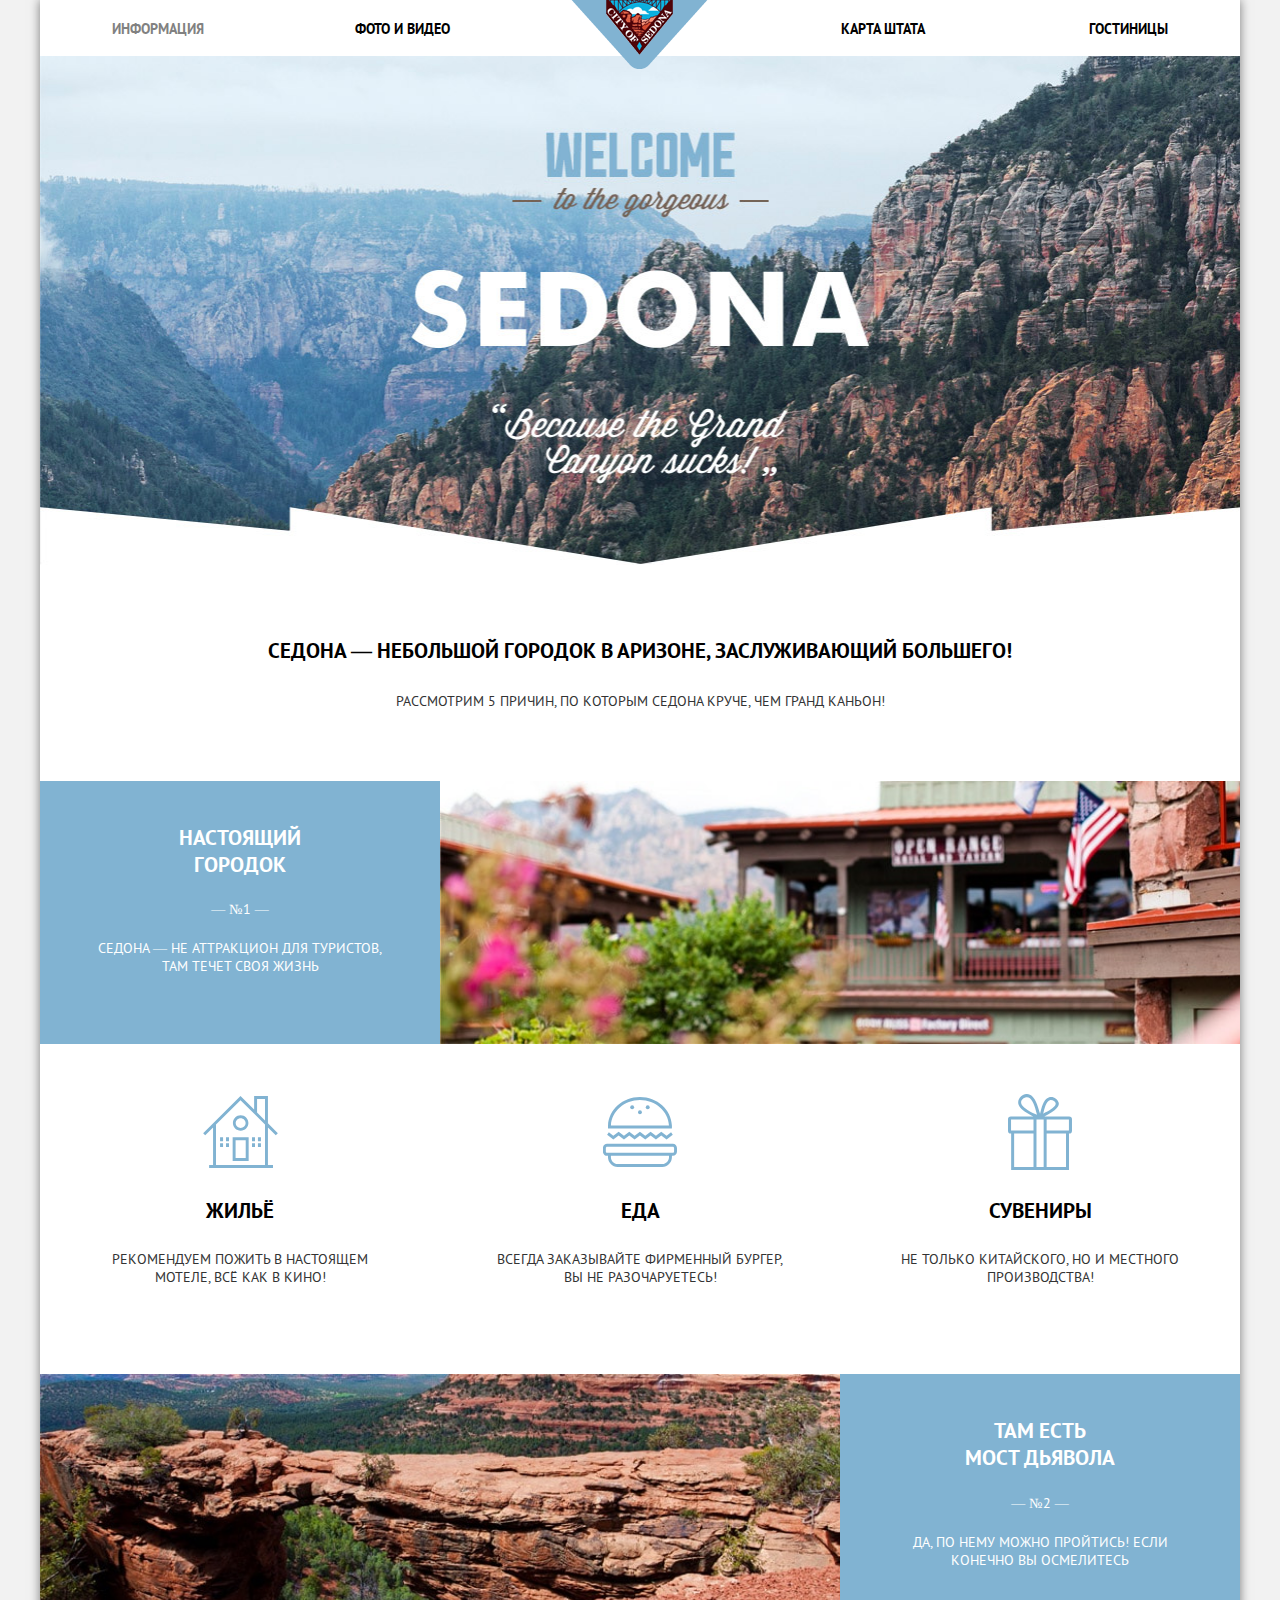
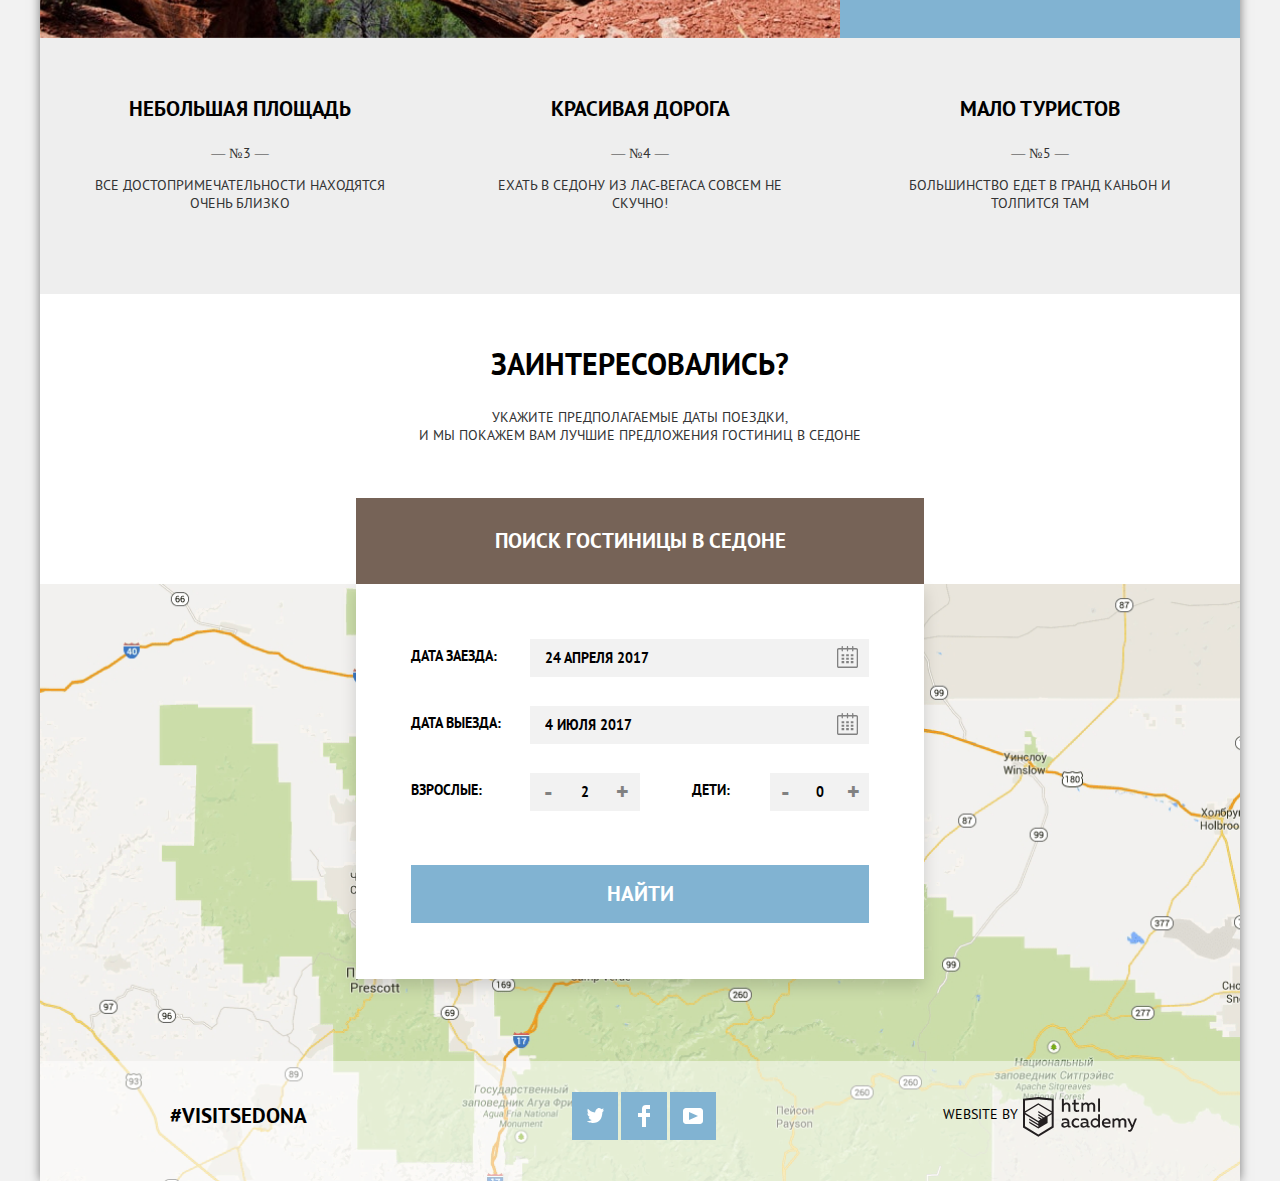
<file: index.html>
<!DOCTYPE html>
<html lang="ru">
<head>
    <meta charset="utf-8" />
    <meta http-equiv="X-UA-Compatible" content="IE=edge">
    <title>Sedona Main</title>
    <meta name="viewport" content="width=device-width, initial-scale=1">
    <link rel="stylesheet" type="text/css" media="screen" href="main.css" />
    <link rel="stylesheet" type="text/css" media="screen" href="adaptaion.css" />
</head>
<body>
    <div class="wrapper-adaptation">
        <header>
            <div class="inner">
                <a class="min-logo" href="./index.html"></a>
                <nav class="nav-list">
                    <ul class="menu-list">
                        <li>
                            <a class="active" href="#">Информация</a>
                        </li>
                        <li>
                            <a href="#">Фото и Видео</a>
                        </li>
                        <li>
                            <a href="#">Карта штата</a>
                        </li>
                        <li>
                            <a href="./catalog.html">Гостиницы</a>
                        </li>
                    </ul>
                </nav>
            </div>
        </header>
        <main>
            <div class="big-logo">
                <a href="#" class="menu">
                </a>
            </div>
            <div class="description">
                <h1 class="slogan">Седона — небольшой городок в Аризоне, заслуживающий большего!</h1>
                <p class="reasons">Рассмотрим 5 причин, по которым Седона круче, чем гранд каньон!</p>
            </div>
            <section class="about-city">
                <div class="block">
                    <div class="text">
                        <h2 class="title">Настоящий городок</h2>
                        <p class="number">— №1 —</p>
                        <p class="desc">Седона — не аттракцион для туристов, там течет своя жизнь</p>
                    </div>
                </div>
                <div class="photo"></div>
            </section>
            <section class="money-city">
                <div class="house">
                    <div class="icons icon-house"></div>
                    <h3 class="title">Жильё</h3>
                    <p class="desc">Рекомендуем пожить в настоящем мотеле, всё как в кино!</p>
                </div>
                <div class="food">
                    <div class="icons icon-food"></div>
                    <h3 class="title">Еда</h3>
                    <p class="desc">Всегда заказывайте фирменный бургер, вы не разочаруетесь!</p>
                </div>
                <div class="gift">
                    <div class="icons icon-gift"></div>
                    <h3 class="title">Сувениры</h3>
                    <p class="desc">Не только китайского, но и местного производства!</p>
                </div>
            </section>
            <section class="exotic-city">
                    <div class="photo">
                    </div>
                    <div class="block">
                        <div class="text">
                            <h2 class="title">Там есть<br> Мост Дьявола</h2>
                            <p class="number">— №2 —</p>
                            <p class="desc">Да, по нему можно пройтись! Если конечно вы осмелитесь</p>
                        </div>
                    </div>
            </section>
            <section class="reasons-city">
                    <div class="square">
                        <h2 class="title">Небольшая площадь</h2>
                        <p class="number">— №3 —</p>
                        <p class="desc">Все достопримечательности находятся очень близко</p>
                    </div>
                    <div class="road">
                        <h2 class="title">Красивая дорога</h2>
                        <p class="number">— №4 —</p>
                        <p class="desc">Ехать в Седону из Лас-Вегаса совсем не скучно!</p>
                    </div>
                    <div class="tourist">
                        <h2 class="title">Мало туристов</h2>
                        <p class="number">— №5 —</p>
                        <p class="desc">Большинство едет в гранд каньон и толпится там</p>
                    </div>
            </section>
            <section class="travel-city">
                <div class="interes">
                    <h2 class="title">Заинтересовались?</h2>
                    <p class="desc">Укажите предполагаемые даты поездки,<br> и мы покажем вам лучшие предложения гостиниц в Седоне</p>
                </div>
                <div class="search">
                    <button class="btn" type="button">Поиск гостиницы в Седоне</button>
                </div>
                <div class="map">
                    <div class="map-img"></div>
                    <form class="form" action="#">
                        <div class="date-in">
                            <label class="label" for="in">Дата заезда:</label>
                            <input class="input" type="text" name="date-in" id="in" placeholder="24 апреля 2017" required>
                            <a class="link" href="#">
                                <svg xmlns="http://www.w3.org/2000/svg" width="21" height="22" viewBox="0 0 21 22"><path d="M19.251 2.025h-2.845V.648c0-.381-.294-.689-.656-.689-.363 0-.656.308-.656.689v1.377h-3.938V.648c0-.381-.294-.689-.655-.689-.363 0-.657.308-.657.689v1.377H5.906V.648c0-.381-.294-.689-.656-.689-.363 0-.657.308-.657.689v1.377H1.75C.784 2.025 0 2.847 0 3.862v16.302C0 21.179.784 22 1.75 22h17.501c.966 0 1.749-.821 1.749-1.836V3.862c0-1.015-.783-1.837-1.749-1.837zm.437 18.139a.448.448 0 0 1-.437.459H1.75a.45.45 0 0 1-.438-.459V3.862a.45.45 0 0 1 .438-.459h2.844v1.378c0 .381.294.689.657.689.362 0 .656-.308.656-.689V3.403h3.938v1.378c0 .381.294.689.657.689.361 0 .655-.308.655-.689V3.403h3.938v1.378c0 .381.293.689.656.689.362 0 .656-.308.656-.689V3.403h2.845c.241 0 .437.206.437.459v16.302z"/><path d="M4.594 8.225h2.625v2.066H4.594zM4.594 11.668h2.625v2.067H4.594zM4.594 15.112h2.625v2.066H4.594zM9.188 15.112h2.625v2.066H9.188zM9.188 11.668h2.625v2.067H9.188zM9.188 8.225h2.625v2.066H9.188zM13.781 15.112h2.625v2.066h-2.625zM13.781 11.668h2.625v2.067h-2.625zM13.781 8.225h2.625v2.066h-2.625z"/></svg>
                            </a>
                        </div>
                        <div class="date-out">
                            <label class="label" for="out">Дата выезда:</label>
                            <input class="input" type="text" name="date-out" id="out" placeholder="4 июля 2017" required>
                            <a class="link" href="#">
                                <svg xmlns="http://www.w3.org/2000/svg" width="21" height="22" viewBox="0 0 21 22"><path d="M19.251 2.025h-2.845V.648c0-.381-.294-.689-.656-.689-.363 0-.656.308-.656.689v1.377h-3.938V.648c0-.381-.294-.689-.655-.689-.363 0-.657.308-.657.689v1.377H5.906V.648c0-.381-.294-.689-.656-.689-.363 0-.657.308-.657.689v1.377H1.75C.784 2.025 0 2.847 0 3.862v16.302C0 21.179.784 22 1.75 22h17.501c.966 0 1.749-.821 1.749-1.836V3.862c0-1.015-.783-1.837-1.749-1.837zm.437 18.139a.448.448 0 0 1-.437.459H1.75a.45.45 0 0 1-.438-.459V3.862a.45.45 0 0 1 .438-.459h2.844v1.378c0 .381.294.689.657.689.362 0 .656-.308.656-.689V3.403h3.938v1.378c0 .381.294.689.657.689.361 0 .655-.308.655-.689V3.403h3.938v1.378c0 .381.293.689.656.689.362 0 .656-.308.656-.689V3.403h2.845c.241 0 .437.206.437.459v16.302z"/><path d="M4.594 8.225h2.625v2.066H4.594zM4.594 11.668h2.625v2.067H4.594zM4.594 15.112h2.625v2.066H4.594zM9.188 15.112h2.625v2.066H9.188zM9.188 11.668h2.625v2.067H9.188zM9.188 8.225h2.625v2.066H9.188zM13.781 15.112h2.625v2.066h-2.625zM13.781 11.668h2.625v2.067h-2.625zM13.781 8.225h2.625v2.066h-2.625z"/></svg>
                            </a>
                        </div>
                        <div class="people">
                            <div class="old">
                                <label class="label" for="old">Взрослые:</label>
                                <a class="minus" href="#">
                                    -
                                </a>
                                <input class="input" type="text" name="amount-old" id="old" value="2" required>
                                <a class="plus" href="#">
                                    +
                                </a>
                            </div>
                            <div class="kids">
                                <label class="label" for="kids">Дети:</label>
                                <a class="minus" href="#">
                                    -
                                </a>
                                <input class="input" type="text" name="amount-kids" id="kids" value="0" required>
                                <a class="plus" href="#">
                                    +
                                </a>
                            </div>
                        </div>
                        <div class="search">
                            <button class="btn" type="submit" formaction="https://echo.htmlacademy.ru">Найти</button>
                        </div>
                    </form>
                </div>
            </section>
        </main>
        <footer>
            <div class="info">
                <div class="visit">
                    <a class="sedona" href="#">#visitSEDONA</a>
                </div>
                <div class="share">
                    <a class="social social-tw" href="#"></a>
                    <a class="social social-fb" href="#"></a>
                    <a class="social social-yt" href="#"></a>
                </div>
                <div class="dev">
                    <p class="text">Website by</p>
                    <a class="link" href="#">
                        <svg width="115" height="41" viewBox="0 0 115 41" fill="none" xmlns="http://www.w3.org/2000/svg">
                            <path fill-rule="evenodd" clip-rule="evenodd" d="M15.5197 1.05737H15.3509L0 2.71895V31.4945L15.3509 40.8382L30.7018 31.4945V2.71895L15.5197 1.05737ZM77.0183 2.62185H75.0876V15.7311H77.0183V2.62185ZM40.8619 2.63264V7.76843C41.6131 6.9864 42.6386 6.5436 43.7105 6.53843C44.6823 6.47908 45.6329 6.84495 46.3253 7.54479C47.0177 8.24462 47.3866 9.21244 47.3399 10.2068V15.7634H45.367V10.4658C45.4231 9.94897 45.2754 9.43059 44.9566 9.02553C44.6377 8.62047 44.174 8.36218 43.6683 8.3079H43.3518C42.3456 8.36979 41.4321 8.9295 40.9041 9.80764V15.7634H38.8995V2.63264H40.8619ZM77.0183 31.4837H75.2775V30.0595C74.4828 31.1353 73.23 31.7538 71.9119 31.7211C69.4751 31.5528 67.5825 29.4822 67.5825 26.9845C67.5825 24.4867 69.4751 22.4162 71.9119 22.2479C73.1195 22.2052 74.2818 22.7203 75.0771 23.6505V18.3205H77.0183V31.4837ZM47.0656 30.0595C47.263 30.0515 47.4583 30.0152 47.6459 29.9516V31.3866C47.2482 31.5404 46.826 31.6172 46.4009 31.6132C45.6482 31.6769 44.9394 31.2429 44.639 30.5342C43.7036 31.31 42.5302 31.7227 41.3261 31.6995C39.733 31.6995 38.256 30.804 38.256 28.9482C38.256 26.65 40.3661 25.9379 42.1702 25.9379C42.9402 25.9505 43.707 26.0408 44.4596 26.2076V25.884C44.4596 24.805 43.6578 23.9742 42.1491 23.9742C41.0585 23.9764 39.9804 24.2116 38.9839 24.6647V22.8305C40.0678 22.451 41.204 22.2506 42.3495 22.2371C44.8394 22.2371 46.3693 23.4455 46.3693 26.1753V29.4121C46.3546 29.5668 46.401 29.721 46.4981 29.8406C46.5951 29.9601 46.7349 30.035 46.8862 30.0487H47.0656V30.0595ZM40.2711 28.8403C40.298 29.229 40.4761 29.5905 40.7655 29.844C41.055 30.0974 41.4317 30.2217 41.8115 30.189H41.9275C42.8819 30.1906 43.7973 29.8022 44.4702 29.11V27.5779C43.842 27.4414 43.2026 27.3655 42.5605 27.3513C41.5055 27.3513 40.2817 27.7074 40.2817 28.8403H40.2711ZM56.0229 22.9384C55.1962 22.4632 54.2596 22.2246 53.3115 22.2479H52.9422C51.7332 22.2873 50.5891 22.8166 49.7619 23.7192C48.9347 24.6218 48.4923 25.8236 48.5321 27.06V27.5024C48.6957 30.0004 50.805 31.8921 53.2482 31.7318C54.2519 31.7555 55.2477 31.5452 56.1601 31.1168V29.2718C55.3769 29.7215 54.4945 29.9591 53.5963 29.9624C52.5199 30.0288 51.4963 29.4793 50.9385 28.5356C50.3806 27.5918 50.3806 26.4095 50.9385 25.4658C51.4963 24.522 52.5199 23.9725 53.5963 24.039C54.461 24.0357 55.3066 24.2989 56.0229 24.7942V22.9384ZM66.1514 30.0595C66.3488 30.0515 66.5441 30.0152 66.7317 29.9516V31.3866C66.334 31.5404 65.9118 31.6172 65.4867 31.6132C64.734 31.6769 64.0252 31.2429 63.7248 30.5342C62.7894 31.31 61.616 31.7227 60.4119 31.6995C58.8188 31.6995 57.3417 30.804 57.3417 28.9482C57.3417 26.65 59.4518 25.9379 61.256 25.9379C62.0259 25.9505 62.7928 26.0408 63.5454 26.2076V25.884C63.5454 24.805 62.7436 23.9742 61.2349 23.9742C60.1443 23.9764 59.0662 24.2116 58.0697 24.6647V22.8305C59.1536 22.451 60.2897 22.2506 61.4353 22.2371C63.9252 22.2371 65.455 23.4455 65.455 26.1753V29.4121C65.4404 29.5668 65.4868 29.721 65.5838 29.8406C65.6809 29.9601 65.8207 30.035 65.972 30.0487H66.1514V30.0595ZM59.855 29.8481C59.5632 29.5943 59.3837 29.2311 59.3569 28.8403H59.378C59.378 27.7074 60.5385 27.3513 61.6569 27.3513C62.299 27.3655 62.9383 27.4414 63.5665 27.5779V29.11C62.8937 29.8022 61.9782 30.1906 61.0239 30.189H60.9078C60.5263 30.2247 60.1469 30.1019 59.855 29.8481ZM69.3271 26.9305C69.3271 25.2859 70.6308 23.9526 72.239 23.9526L72.2601 24.0066C73.4742 24.0066 74.5742 24.7382 75.0665 25.8732V28.0311C74.5856 29.1871 73.4673 29.9296 72.239 29.9084C70.6308 29.9084 69.3271 28.5752 69.3271 26.9305ZM83.3486 22.2479C86.8408 22.2479 88.0541 25.1395 87.4844 27.7397H80.922C81.1436 29.3582 82.6839 30.0163 84.2876 30.0163C85.2509 30.0196 86.2027 29.8021 87.0729 29.3797V31.1061C86.0736 31.5421 84.9939 31.7519 83.9078 31.7211C81.2385 31.7211 78.8963 30.189 78.8963 26.9521C78.8362 25.7502 79.2482 24.5736 80.0408 23.6841C80.8334 22.7945 81.9408 22.2658 83.1165 22.2155H83.3486V22.2479ZM80.8693 26.1753C80.9704 24.8237 82.1216 23.8104 83.4436 23.9095H83.4858C84.1064 23.8531 84.7196 24.08 85.1612 24.5295C85.6028 24.979 85.8275 25.6051 85.7752 26.24H80.8693V26.1753ZM89.489 31.4621V22.4961H91.2298V23.575C91.9777 22.7197 93.041 22.2229 94.1628 22.2047C95.2951 22.1328 96.3712 22.7163 96.9482 23.7153C97.7407 22.8335 98.8477 22.3161 100.018 22.2803C100.952 22.2327 101.859 22.6011 102.507 23.2901C103.154 23.9792 103.478 24.9213 103.394 25.8732V31.4837H101.39V25.9271C101.437 25.4734 101.306 25.0191 101.024 24.6647C100.743 24.3104 100.336 24.0852 99.8917 24.039H99.6174C98.7512 24.0941 97.9525 24.536 97.4335 25.2474V31.4837H95.4289V25.9271C95.4728 25.47 95.3357 25.0139 95.0481 24.6611C94.7606 24.3082 94.3467 24.088 93.8991 24.0497H93.6881C92.7466 24.1344 91.8915 24.6449 91.3564 25.4416V31.5161H89.5312L89.489 31.4621ZM113.977 22.4745H111.972L109.324 29.2718L106.306 22.4853H104.196L108.417 31.5484L108.237 32.0016C107.72 33.3611 107.003 34.0516 106.053 34.0516C105.75 34.0548 105.447 34.0112 105.156 33.9221V35.6161C105.536 35.7125 105.926 35.7632 106.317 35.7671C107.646 35.7671 108.902 35.0226 109.851 32.6813L113.977 22.4745ZM52.689 6.78658V3.54974L50.7266 4.01369V6.73264H49.144V8.49132H50.7899V12.9905C50.7231 13.817 51.0244 14.6301 51.61 15.2038C52.1955 15.7775 53.0028 16.0505 53.8073 15.9468C54.5996 15.9535 55.3875 15.8259 56.139 15.5692V13.8429C55.5727 14.0781 54.9672 14.199 54.356 14.199C53.2165 14.199 52.689 13.8105 52.689 12.6237V8.5129H55.8541V6.78658H52.689ZM58.3862 15.7526V6.75421H60.1376V7.83316C60.8811 6.97655 61.9403 6.476 63.0601 6.45211C64.1624 6.38099 65.2146 6.93142 65.8032 7.88711C66.5958 7.00534 67.7028 6.48794 68.8734 6.45211C69.8138 6.41462 70.7233 6.79859 71.364 7.50353C72.0046 8.20846 72.3126 9.16418 72.2073 10.1205V15.7418H70.2028V10.1853C70.2499 9.73151 70.1184 9.27721 69.8373 8.92287C69.5561 8.56853 69.1485 8.34334 68.7046 8.29711H68.4619C67.5957 8.35228 66.797 8.7942 66.278 9.50553V15.7418H64.2734V10.1853C64.3206 9.73151 64.1891 9.27721 63.9079 8.92287C63.6268 8.56853 63.2191 8.34334 62.7752 8.29711H62.5326C61.5911 8.38181 60.736 8.89229 60.2009 9.68895V15.7634H58.3862V15.7526ZM28.6972 30.3033L28.7078 30.2968L28.6972 30.3184V30.3033ZM28.6972 18.3205V30.3033L15.3509 38.4321L2.00459 30.3184V18.5147L15.2876 26.6068V28.0311L6.18257 22.5284V23.9418L15.3404 29.5632V31.0629L6.19312 25.4955V26.9521L15.3509 32.5734L24.5826 26.9197V20.8129L28.6972 18.3205ZM28.7078 16.7776L25.0362 18.9355L23.3482 20.0145L15.3087 15.0837V16.4971L22.156 20.7266L22.0083 20.8237L20.9532 21.4063L15.2876 17.9537V19.3995L19.761 22.1184L18.706 22.8413L15.3298 20.7913V22.2047L17.5454 23.5426L15.2982 24.9021L2.11009 16.864L15.3087 8.72869L28.7078 16.7776ZM15.2876 7.27211L28.7078 15.3534V4.56395L15.3615 3.12895L2.01514 4.56395V15.3534L15.2876 7.27211Z" fill="#231F20"/>
                        </svg>                                
                    </a>
                </div>
            </div>
        </footer>
    </div>
    <script type="text/javascript" src="script.js"></script>
</body>
</html>
</file>
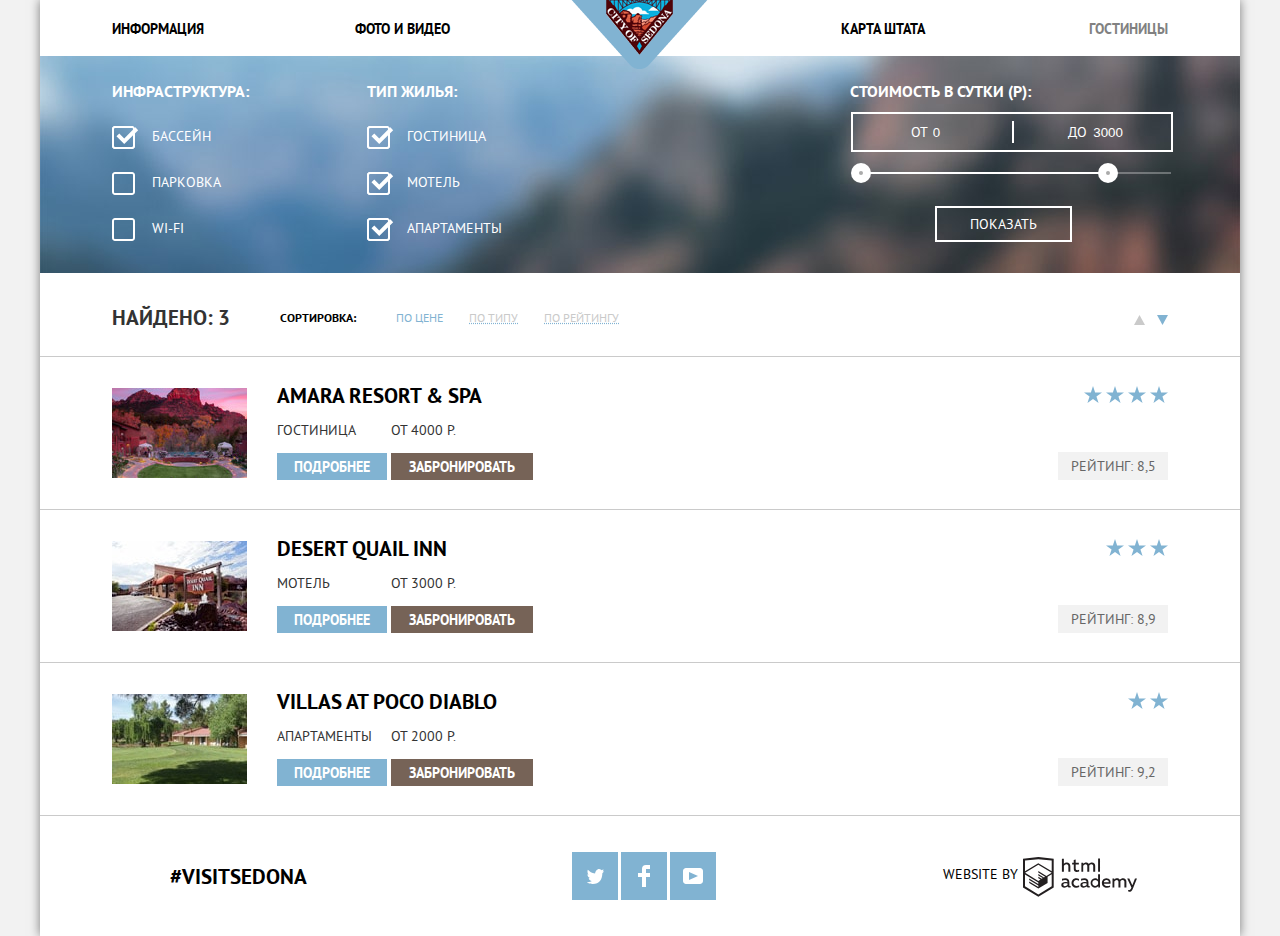
<file: catalog.html>
<!DOCTYPE html>
<html lang="ru">
<head>
    <meta charset="UTF-8">
    <meta name="viewport" content="width=device-width, initial-scale=1.0">
    <title>Sedona Catalog</title>
    <meta http-equiv="X-UA-Compatible" content="ie=edge">
    <link rel="stylesheet" type="text/css" media="screen" href="main.css" />
</head>
<body>
    <div class="wrapper">
        <header>
            <div class="inner">
                <a class="min-logo" href="./index.html"></a>
                <nav class="nav-list">
                    <ul class="menu-list">
                        <li>
                            <a href="#">Информация</a>
                        </li>
                        <li>
                            <a href="#">Фото и Видео</a>
                        </li>
                        <li>
                            <a href="#">Карта штата</a>
                        </li>
                        <li>
                            <a class="active" href="#">Гостиницы</a>
                        </li>
                    </ul>
                </nav>
            </div>
        </header>
        <main>
            <div class="catalog-search">
                <form class="form" action="#">
                    <div class="struct">
                        <fieldset class="fieldset">
                            <p class="title">Инфраструктура:</p>
                            <ul class="list">
                                <li class="pool">
                                    <input class="input" type="checkbox" name="item pool" id="pool" checked>
                                    <label class="text" for="pool">Бассейн</label>
                                </li>
                                <li class="park">
                                    <input class="input" type="checkbox" name="item park" id="park">
                                    <label class="text" for="park">Парковка</label>
                                </li>
                                <li class="wifi">
                                    <input class="input" type="checkbox" name="item wifi" id="wifi">
                                    <label class="text" for="wifi">WI-FI</label>
                                </li>
                            </ul>
                        </fieldset>
                    </div>
                    <div class="house">
                        <fieldset class="fieldset">
                            <p class="title">Тип жилья:</p>
                            <ul class="list">
                                <li class="hotel">
                                    <input class="input" type="checkbox" name="item hotel" id="hotel" checked>
                                    <label class="text" for="hotel">Гостиница</label>
                                </li>
                                <li class="motel">
                                    <input class="input" type="checkbox" name="item motel" id="motel" checked>
                                    <label class="text" for="motel">Мотель</label>
                                </li>
                                <li class="apart">
                                    <input class="input" type="checkbox" name="item apart" id="apart" checked>
                                    <label class="text" for="apart">Апартаменты</label>
                                </li>
                            </ul>
                        </fieldset>
                    </div>
                    <div class="range-filter">
                        <p class="title">Стоимость в сутки (Р):</p>
                        <div class="price">
                                <label class="min">от <input type="text" name="min" value="0" required></label>
                                <label class="max">до <input type="text" name="max" value="3000" required></label>
                                <div class="frontier"></div>
                        </div>
                        <div class="slider">
                            <div class="bar">
                                <div class="active"></div>
                            </div>
                            <div class="toggle min">
                                <div class="inner"></div>
                            </div>
                            <div class="toggle max">
                                <div class="inner"></div>
                            </div>
                        </div>
                        <div class="search">    
                            <button class="btn" type="submit" formaction="https://echo.htmlacademy.ru">Показать</button>
                        </div>
                    </div>
                </form>
            </div>
            <div class="sort">
                <p class="find">Найдено: 3</p>
                <div class="by">
                    <p class="title">Сортировка:</p>
                    <a class="price" href="#">По цене</a>
                    <a class="type" href="#">По типу</a>
                    <a class="rating" href="#">По рейтингу</a>
                </div>
                <div class="btn">
                    <button class="up" type="button">
                        <svg xmlns="http://www.w3.org/2000/svg" width="11" height="10" viewBox="0 0 11 10"><path fill="#231F20" d="M5.5 0L0 10h11z"/></svg>
                    </button>
                    <button class="down" type="button">
                        <svg xmlns="http://www.w3.org/2000/svg" width="11" height="10" viewBox="0 0 11 10"><path fill="#231F20" d="M5.5 10L0 0h11"/></svg>
                    </button>
                </div>
            </div>
            <section class="housing">
                <article class="ars">
                    <div class="photo"></div>
                    <div class="info">
                        <p class="title">Amara Resort & Spa</p>
                        <div class="more">
                            <p class="text">Гостиница</p>
                            <button class="btn" type="button">Подробнее</button>
                        </div>
                        <div class="reserv">
                            <p class="text">От 4000 р.</p>
                            <button class="btn" type="button">Забронировать</button>
                        </div>
                    </div>
                    <div class="rating">
                        <div class="stars">
                                <svg xmlns="http://www.w3.org/2000/svg" width="18" height="17" viewBox="0 0 18 17"><path fill="#81B3D2" d="M9.002 0l2.126 6.494h6.877l-5.564 4.012L14.566 17l-5.564-4.013L3.438 17l2.126-6.494L0 6.494h6.878z"/></svg>
                                <svg xmlns="http://www.w3.org/2000/svg" width="18" height="17" viewBox="0 0 18 17"><path fill="#81B3D2" d="M9.002 0l2.126 6.494h6.877l-5.564 4.012L14.566 17l-5.564-4.013L3.438 17l2.126-6.494L0 6.494h6.878z"/></svg>
                                <svg xmlns="http://www.w3.org/2000/svg" width="18" height="17" viewBox="0 0 18 17"><path fill="#81B3D2" d="M9.002 0l2.126 6.494h6.877l-5.564 4.012L14.566 17l-5.564-4.013L3.438 17l2.126-6.494L0 6.494h6.878z"/></svg>
                                <svg xmlns="http://www.w3.org/2000/svg" width="18" height="17" viewBox="0 0 18 17"><path fill="#81B3D2" d="M9.002 0l2.126 6.494h6.877l-5.564 4.012L14.566 17l-5.564-4.013L3.438 17l2.126-6.494L0 6.494h6.878z"/></svg>
                        </div>
                        <p class="text">Рейтинг: 8,5</p>
                    </div>
                </article>
                <article class="dqi">
                    <div class="photo"></div>
                    <div class="info">
                        <p class="title">Desert Quail Inn</p>
                        <div class="more">
                            <p class="text">Мотель</p>
                            <button class="btn" type="button">Подробнее</button>
                        </div>
                        <div class="reserv">
                            <p class="text">От 3000 Р.</p>
                            <button class="btn" type="button">Забронировать</button>
                        </div>
                    </div>
                    <div class="rating">
                        <div class="stars">
                                <svg xmlns="http://www.w3.org/2000/svg" width="18" height="17" viewBox="0 0 18 17"><path fill="#81B3D2" d="M9.002 0l2.126 6.494h6.877l-5.564 4.012L14.566 17l-5.564-4.013L3.438 17l2.126-6.494L0 6.494h6.878z"/></svg>
                                <svg xmlns="http://www.w3.org/2000/svg" width="18" height="17" viewBox="0 0 18 17"><path fill="#81B3D2" d="M9.002 0l2.126 6.494h6.877l-5.564 4.012L14.566 17l-5.564-4.013L3.438 17l2.126-6.494L0 6.494h6.878z"/></svg>
                                <svg xmlns="http://www.w3.org/2000/svg" width="18" height="17" viewBox="0 0 18 17"><path fill="#81B3D2" d="M9.002 0l2.126 6.494h6.877l-5.564 4.012L14.566 17l-5.564-4.013L3.438 17l2.126-6.494L0 6.494h6.878z"/></svg>
                        </div>
                        <p class="text">Рейтинг: 8,9</p>
                    </div>
                </article>
                <article class="vpd">
                    <div class="photo"></div>
                    <div class="info">
                        <p class="title">Villas at Poco Diablo</p>
                        <div class="more">
                            <p class="text">Апартаменты</p>
                            <button class="btn" type="button">Подробнее</button>
                        </div>
                        <div class="reserv">
                            <p class="text">От 2000 Р.</p>
                            <button class="btn" type="button">Забронировать</button>
                        </div>
                    </div>
                    <div class="rating">
                        <div class="stars">
                                <svg xmlns="http://www.w3.org/2000/svg" width="18" height="17" viewBox="0 0 18 17"><path fill="#81B3D2" d="M9.002 0l2.126 6.494h6.877l-5.564 4.012L14.566 17l-5.564-4.013L3.438 17l2.126-6.494L0 6.494h6.878z"/></svg>
                                <svg xmlns="http://www.w3.org/2000/svg" width="18" height="17" viewBox="0 0 18 17"><path fill="#81B3D2" d="M9.002 0l2.126 6.494h6.877l-5.564 4.012L14.566 17l-5.564-4.013L3.438 17l2.126-6.494L0 6.494h6.878z"/></svg>
                       </div>
                        <p class="text">Рейтинг: 9,2</p>
                    </div>
                </article>
            </section>
        </main>
        <footer class="catalog">
            <div class="info">
                <div class="visit">
                    <a class="sedona" href="#">#visitSEDONA</a>
                </div>
                <div class="share">
                    <a class="social social-tw" href="#"></a>
                    <a class="social social-fb" href="#"></a>
                    <a class="social social-yt" href="#"></a>
                </div>
                <div class="dev">
                    <p class="text">Website by</p>
                    <a class="link" href="#">
                        <svg width="115" height="41" viewBox="0 0 115 41" fill="none" xmlns="http://www.w3.org/2000/svg">
                            <path fill-rule="evenodd" clip-rule="evenodd" d="M15.5197 1.05737H15.3509L0 2.71895V31.4945L15.3509 40.8382L30.7018 31.4945V2.71895L15.5197 1.05737ZM77.0183 2.62185H75.0876V15.7311H77.0183V2.62185ZM40.8619 2.63264V7.76843C41.6131 6.9864 42.6386 6.5436 43.7105 6.53843C44.6823 6.47908 45.6329 6.84495 46.3253 7.54479C47.0177 8.24462 47.3866 9.21244 47.3399 10.2068V15.7634H45.367V10.4658C45.4231 9.94897 45.2754 9.43059 44.9566 9.02553C44.6377 8.62047 44.174 8.36218 43.6683 8.3079H43.3518C42.3456 8.36979 41.4321 8.9295 40.9041 9.80764V15.7634H38.8995V2.63264H40.8619ZM77.0183 31.4837H75.2775V30.0595C74.4828 31.1353 73.23 31.7538 71.9119 31.7211C69.4751 31.5528 67.5825 29.4822 67.5825 26.9845C67.5825 24.4867 69.4751 22.4162 71.9119 22.2479C73.1195 22.2052 74.2818 22.7203 75.0771 23.6505V18.3205H77.0183V31.4837ZM47.0656 30.0595C47.263 30.0515 47.4583 30.0152 47.6459 29.9516V31.3866C47.2482 31.5404 46.826 31.6172 46.4009 31.6132C45.6482 31.6769 44.9394 31.2429 44.639 30.5342C43.7036 31.31 42.5302 31.7227 41.3261 31.6995C39.733 31.6995 38.256 30.804 38.256 28.9482C38.256 26.65 40.3661 25.9379 42.1702 25.9379C42.9402 25.9505 43.707 26.0408 44.4596 26.2076V25.884C44.4596 24.805 43.6578 23.9742 42.1491 23.9742C41.0585 23.9764 39.9804 24.2116 38.9839 24.6647V22.8305C40.0678 22.451 41.204 22.2506 42.3495 22.2371C44.8394 22.2371 46.3693 23.4455 46.3693 26.1753V29.4121C46.3546 29.5668 46.401 29.721 46.4981 29.8406C46.5951 29.9601 46.7349 30.035 46.8862 30.0487H47.0656V30.0595ZM40.2711 28.8403C40.298 29.229 40.4761 29.5905 40.7655 29.844C41.055 30.0974 41.4317 30.2217 41.8115 30.189H41.9275C42.8819 30.1906 43.7973 29.8022 44.4702 29.11V27.5779C43.842 27.4414 43.2026 27.3655 42.5605 27.3513C41.5055 27.3513 40.2817 27.7074 40.2817 28.8403H40.2711ZM56.0229 22.9384C55.1962 22.4632 54.2596 22.2246 53.3115 22.2479H52.9422C51.7332 22.2873 50.5891 22.8166 49.7619 23.7192C48.9347 24.6218 48.4923 25.8236 48.5321 27.06V27.5024C48.6957 30.0004 50.805 31.8921 53.2482 31.7318C54.2519 31.7555 55.2477 31.5452 56.1601 31.1168V29.2718C55.3769 29.7215 54.4945 29.9591 53.5963 29.9624C52.5199 30.0288 51.4963 29.4793 50.9385 28.5356C50.3806 27.5918 50.3806 26.4095 50.9385 25.4658C51.4963 24.522 52.5199 23.9725 53.5963 24.039C54.461 24.0357 55.3066 24.2989 56.0229 24.7942V22.9384ZM66.1514 30.0595C66.3488 30.0515 66.5441 30.0152 66.7317 29.9516V31.3866C66.334 31.5404 65.9118 31.6172 65.4867 31.6132C64.734 31.6769 64.0252 31.2429 63.7248 30.5342C62.7894 31.31 61.616 31.7227 60.4119 31.6995C58.8188 31.6995 57.3417 30.804 57.3417 28.9482C57.3417 26.65 59.4518 25.9379 61.256 25.9379C62.0259 25.9505 62.7928 26.0408 63.5454 26.2076V25.884C63.5454 24.805 62.7436 23.9742 61.2349 23.9742C60.1443 23.9764 59.0662 24.2116 58.0697 24.6647V22.8305C59.1536 22.451 60.2897 22.2506 61.4353 22.2371C63.9252 22.2371 65.455 23.4455 65.455 26.1753V29.4121C65.4404 29.5668 65.4868 29.721 65.5838 29.8406C65.6809 29.9601 65.8207 30.035 65.972 30.0487H66.1514V30.0595ZM59.855 29.8481C59.5632 29.5943 59.3837 29.2311 59.3569 28.8403H59.378C59.378 27.7074 60.5385 27.3513 61.6569 27.3513C62.299 27.3655 62.9383 27.4414 63.5665 27.5779V29.11C62.8937 29.8022 61.9782 30.1906 61.0239 30.189H60.9078C60.5263 30.2247 60.1469 30.1019 59.855 29.8481ZM69.3271 26.9305C69.3271 25.2859 70.6308 23.9526 72.239 23.9526L72.2601 24.0066C73.4742 24.0066 74.5742 24.7382 75.0665 25.8732V28.0311C74.5856 29.1871 73.4673 29.9296 72.239 29.9084C70.6308 29.9084 69.3271 28.5752 69.3271 26.9305ZM83.3486 22.2479C86.8408 22.2479 88.0541 25.1395 87.4844 27.7397H80.922C81.1436 29.3582 82.6839 30.0163 84.2876 30.0163C85.2509 30.0196 86.2027 29.8021 87.0729 29.3797V31.1061C86.0736 31.5421 84.9939 31.7519 83.9078 31.7211C81.2385 31.7211 78.8963 30.189 78.8963 26.9521C78.8362 25.7502 79.2482 24.5736 80.0408 23.6841C80.8334 22.7945 81.9408 22.2658 83.1165 22.2155H83.3486V22.2479ZM80.8693 26.1753C80.9704 24.8237 82.1216 23.8104 83.4436 23.9095H83.4858C84.1064 23.8531 84.7196 24.08 85.1612 24.5295C85.6028 24.979 85.8275 25.6051 85.7752 26.24H80.8693V26.1753ZM89.489 31.4621V22.4961H91.2298V23.575C91.9777 22.7197 93.041 22.2229 94.1628 22.2047C95.2951 22.1328 96.3712 22.7163 96.9482 23.7153C97.7407 22.8335 98.8477 22.3161 100.018 22.2803C100.952 22.2327 101.859 22.6011 102.507 23.2901C103.154 23.9792 103.478 24.9213 103.394 25.8732V31.4837H101.39V25.9271C101.437 25.4734 101.306 25.0191 101.024 24.6647C100.743 24.3104 100.336 24.0852 99.8917 24.039H99.6174C98.7512 24.0941 97.9525 24.536 97.4335 25.2474V31.4837H95.4289V25.9271C95.4728 25.47 95.3357 25.0139 95.0481 24.6611C94.7606 24.3082 94.3467 24.088 93.8991 24.0497H93.6881C92.7466 24.1344 91.8915 24.6449 91.3564 25.4416V31.5161H89.5312L89.489 31.4621ZM113.977 22.4745H111.972L109.324 29.2718L106.306 22.4853H104.196L108.417 31.5484L108.237 32.0016C107.72 33.3611 107.003 34.0516 106.053 34.0516C105.75 34.0548 105.447 34.0112 105.156 33.9221V35.6161C105.536 35.7125 105.926 35.7632 106.317 35.7671C107.646 35.7671 108.902 35.0226 109.851 32.6813L113.977 22.4745ZM52.689 6.78658V3.54974L50.7266 4.01369V6.73264H49.144V8.49132H50.7899V12.9905C50.7231 13.817 51.0244 14.6301 51.61 15.2038C52.1955 15.7775 53.0028 16.0505 53.8073 15.9468C54.5996 15.9535 55.3875 15.8259 56.139 15.5692V13.8429C55.5727 14.0781 54.9672 14.199 54.356 14.199C53.2165 14.199 52.689 13.8105 52.689 12.6237V8.5129H55.8541V6.78658H52.689ZM58.3862 15.7526V6.75421H60.1376V7.83316C60.8811 6.97655 61.9403 6.476 63.0601 6.45211C64.1624 6.38099 65.2146 6.93142 65.8032 7.88711C66.5958 7.00534 67.7028 6.48794 68.8734 6.45211C69.8138 6.41462 70.7233 6.79859 71.364 7.50353C72.0046 8.20846 72.3126 9.16418 72.2073 10.1205V15.7418H70.2028V10.1853C70.2499 9.73151 70.1184 9.27721 69.8373 8.92287C69.5561 8.56853 69.1485 8.34334 68.7046 8.29711H68.4619C67.5957 8.35228 66.797 8.7942 66.278 9.50553V15.7418H64.2734V10.1853C64.3206 9.73151 64.1891 9.27721 63.9079 8.92287C63.6268 8.56853 63.2191 8.34334 62.7752 8.29711H62.5326C61.5911 8.38181 60.736 8.89229 60.2009 9.68895V15.7634H58.3862V15.7526ZM28.6972 30.3033L28.7078 30.2968L28.6972 30.3184V30.3033ZM28.6972 18.3205V30.3033L15.3509 38.4321L2.00459 30.3184V18.5147L15.2876 26.6068V28.0311L6.18257 22.5284V23.9418L15.3404 29.5632V31.0629L6.19312 25.4955V26.9521L15.3509 32.5734L24.5826 26.9197V20.8129L28.6972 18.3205ZM28.7078 16.7776L25.0362 18.9355L23.3482 20.0145L15.3087 15.0837V16.4971L22.156 20.7266L22.0083 20.8237L20.9532 21.4063L15.2876 17.9537V19.3995L19.761 22.1184L18.706 22.8413L15.3298 20.7913V22.2047L17.5454 23.5426L15.2982 24.9021L2.11009 16.864L15.3087 8.72869L28.7078 16.7776ZM15.2876 7.27211L28.7078 15.3534V4.56395L15.3615 3.12895L2.01514 4.56395V15.3534L15.2876 7.27211Z" fill="#231F20"/>
                        </svg> 
                    </a>
                </div>
            </div>
        </footer>
    </div>
</body>
</html>
</file>
<file: main.css>
@font-face {
    font-family: "PT Sans";
    font-weight: normal;
    src:
    url("./fonts/ptsans.woff") format("woff"),
    url("./fonts/ptsans.woff2") format("woff2");
  }

  @font-face {
    font-family: "PT Sans";
    font-weight: bold;
    src:
    url("./fonts/ptsansbold.woff") format("woff"),
    url("./fonts/ptsansbold.woff2") format("woff2");
  }

  html{
    background-color: white;
  }

  .wrapper{
    width: 1200px;
    height: 100%;
    margin: 0 auto;
    background-color: white;
    box-shadow: 0 0 10px rgba(0, 0, 0, 0.5);
  }

  .wrapper-adaptation{
    max-width: 1200px;
    min-width: 640px;
    height: 100%;
    margin: 0 auto;
    background-color: white;
    box-shadow: 0 0 10px rgba(0, 0, 0, 0.5);
  }

  body{
    font-family: 'PT Sans', Times, sans-serif;
    margin: 0;
    padding: 0;
    text-transform: uppercase;
    background-color: #f2f2f2;
  }

  p{
    color: #333;
  }

  li{
    list-style: none;
  }

  a{
    text-decoration: none;
  }

  header .inner{
    position: relative;
  }

  .min-logo{
    position: absolute;
    width: 138px;
    height: 71px;
    top: 0;
    left: 50%;
    transform: translateX(-50%);
    z-index: 10;
    background: url("./img/logo-min.png") no-repeat;
  }

  .nav-list{
    height: 56px;
    margin: 0 6%;
  }

  .menu-list{
    display: flex;
    align-items: center;
    height: 100%;
    justify-content: space-between;
    margin: 0;
    padding: 0;
  }

  .menu-list li{
    width: 25%;
  }

  .menu-list li:nth-child(2){
    margin-right: 85px;
  }

  .menu-list a{
      font-weight: bold;
      font-size: 14px;
      color: black;
  }
  
  .menu-list .active{
    color:#818181;
  }
  
  
  .menu-list a:hover{
    color:#81b3d2;
  }
  
  .menu-list a:active {
    color: #818181;
  }

  .menu-list li:first-child{
    text-align: left;
  }

  .menu-list li:nth-child(2){
    text-align: left;
  }
  
  .menu-list li:nth-child(3){
    text-align: right;
  }

  .menu-list li:last-child{
    text-align: right;
  }

  .big-logo{
    min-height: 510px;
    width: 100%;
    background: url("./img/sedona-logo.jpg") no-repeat;
    background-size: contain;
  }

  .description{
    display: flex;
    flex-direction: column;
    justify-content: center;
    padding: 0 0px;
    min-height: 215px;
    align-items: center;  
  }

  .description .slogan{
    font-style: normal;
    font-weight: bold;
    font-size: 21px;
    text-align: center;
  }

  .description .reasons{
    font-style: normal;
    font-weight: normal;
    font-size: 14px;
  }

  .about-city,
  .exotic-city{
      display: flex;
      flex-direction: row;
      width: 100%;
      min-height: 256px;
    }
    
    .about-city .block,
    .exotic-city .block{
        background-color: #81B3D2;
        height: 100%;
        width: 400px;
        text-align: center;
    }

    .about-city .block .text{
      padding: 35px 45px 55px 45px;
      color: white;
    }

    .exotic-city .block .text{
      padding: 35px 40px 55px 40px;
      color: white;
    }
    
    .about-city .block .text h2,
    .exotic-city .block .text h2{
        font-size: 21px;
        padding: 0 70px;
        margin-top: 8px;
    }

    .about-city .block .text p,
    .exotic-city .block .text p{
        font-size: 14px;
        font-weight: normal;
        color: white;
    }

    .about-city .block .text .number,
    .exotic-city .block .text .number{
        padding-top: 5px;
    }

    .about-city .block .text .desc,
    .exotic-city .block .text .desc{
        padding-top: 7px;
    }
    
    .about-city .photo{
        min-height: 256px;
        width: 800px;
        background: url("./img/hotel-photo.jpg") no-repeat;
        background-size: cover;
  }

  .exotic-city .photo{
    min-height: 256px;
    width: 800px;
    background: url("./img/devil-photo.jpg") no-repeat;
    background-size: cover;
}

  .money-city{
    display: flex;
    flex-direction: row;
    width: 100%;
    min-height: 330px;
  }

  .money-city > div{
    width: 33%;
    text-align: center;
    padding: 50px 10px 60px;
  }

  .money-city .title{
    font-size: 21px;
  }

  .money-city .desc{
    font-size: 14px;
    font-weight: normal;
    padding: 0 45px;
    margin-top: 26px;
  }

  .money-city .icons{
    margin-bottom: 27px;
  }

  .money-city .icon-house{
    background: url("./img/icon-1.svg") center no-repeat;
    height: 76px;
  }

  .money-city .icon-food{
    background: url("./img/icon-3.svg") center no-repeat;
    height: 76px;
  }

  .money-city .icon-gift{
    background: url("./img/icon-2.svg") center no-repeat;
    height: 76px;
  }

  .reasons-city{
    display: flex;
    flex-direction: row;
    width: 100%;
    min-height: 256px;
    background-color: rgb(238,238,238);
  }

  .reasons-city > div{
    width: 33%;
    text-align: center;
    padding: 49px; 
  }

  .reasons-city .title{
    font-size: 21px;
    margin-top: 8px;
    padding: 0;
  }

  .reasons-city .number{
    font-size: 14px;
    font-weight: normal;
    padding-top: 5px;
  }

  .reasons-city .desc{
    font-size: 14px;
    font-weight: normal;
    padding: 0;
  }

  .travel-city{
    display: flex;
    flex-direction: column;
    justify-content: center;
    position: relative;
  }

  .travel-city .interes{
    background: white;
    width: 100%;
    min-height: 204px;
    text-align: center;
    z-index: 500;
  }

  .travel-city .interes .title{
    font-size: 30px;
    margin: 50px 0 25px;
  }

  .travel-city .interes .desc{
    font-size: 14px;
    font-weight: normal;
    padding: 0 30px 0 29px;
  }

  .travel-city > .search{
    display: flex;
    width: 100%;
    justify-content: center;
  }

  .travel-city > .search .btn{
    width: 568px;
    min-height: 86px;
    padding: 0;
    color: white;
    background-color: #766357;
    border: none;
    font-family: PT Sans;
    font-style: normal;
    font-weight: bold;
    font-size: 21px;
    text-transform: uppercase;
    z-index: 1000;
  }

  .travel-city > .search .btn:hover {
    background: #604e43;
  }

  .travel-city > .search .btn:active {
    background: #503e33;
    color:#818181;
  }

  .travel-city .map{
    position: relative;
  }

  .travel-city .map-img{
    position: absolute;
    background: url("./img/map-min.jpg")  no-repeat;
    background-size: cover;
    width: 100%;
    height: 597px;
  }

  .travel-city .form{
    position: absolute;
    left: 50%;
    transform: translateX(-50%);
    width: 568px;
    height: 395px;
    background-color: white;
    font-weight: bold;
    font-size: 14px;
    box-shadow: 0px 7px 15px rgba(0, 1, 1, 0.15);
    animation: move 1.5s;
  }
  
  .travel-city .form > div {
    display: flex;
    margin: 0 55px;
    position: relative;
  }

  .travel-city .form .input {
    font-family: PT Sans;
    font-style: normal;
    font-weight: bold;
    font-size: 14px;
    text-transform: uppercase;
    color: black;
    width: 331px;
    height: 38px;
    padding: 0 15px;
    border: none;
    background-color: #f2f2f2;
    margin-bottom: 29px;
  }

  .travel-city .form .label{
    min-width: 119px;
    min-height: 26px;  
    margin: 8px 0 4px;
  }

  .travel-city .form .date-in{
    margin-top: 55px;
  }

  .travel-city .form .date-in a,
  .travel-city .form .date-out a{
    position: absolute;
    left: 93%;
    top: 7px;
    width: 21px;
    height: 23px;
    fill: #818181;
  }

  .travel-city.form .date-in a:hover,
  .travel-city .form .date-out a:hover{
    fill: black;
  }

  .travel-city .form .date-in a:active,
  .travel-city .form .date-out a:active{
    fill: #81b3d2;
  }

  .travel-city .form .input::-webkit-input-placeholder{
    font-family: PT Sans;
    font-style: normal;
    font-weight: bold;
    font-size: 14px;
    text-transform: uppercase;
    color: black;
  }

  .travel-city .form .people > div{
    display: flex;
    width: 50%;
    margin-bottom: 25px;
  }

  .travel-city .form .people .label {
    width: 50%;
  }

  .travel-city .form .people .input{
    padding: 0;
    width: 50%;
    text-align: center;
  }

  .travel-city .form .people .kids .label{
    padding-left: 5%;
    text-align: center;
  }

  .travel-city .form .people a,
  .travel-city .form .people .input{
    width: 38px;
    height: 38px;
    background-color: #f2f2f2;
  }

  .travel-city .form .people a{
    height: 35px;
    font-size: 24px;
    text-align: center;
    padding-top: 3px;
    color: #818181;
  }

  .travel-city .form .people a:hover{
    color: black;
  }

  .travel-city .form .people a:active{
    color: #81b3d2;
  }

  .travel-city .form .search{
    display: flex;
    width: 458px;
    height: 58px;
    justify-content: center;
  }

  .travel-city .form .search .btn{
    width: 100%;
    height: 100%;
    padding: 0;
    background-color: #81B3D2;
    border: none;
    font-family: PT Sans;
    font-style: normal;
    font-weight: bold;
    font-size: 21px;
    text-transform: uppercase;
    color: white;
  }

  .travel-city .form .search .btn:hover{
    background-color: #669ec0;
  }

  .travel-city .form .search .btn:active{
    background-color: #5496bd;
    color: #9bc2d8;
  }

  footer .info{
    display: flex;
    position: relative;
    text-align: center;
    align-items: center;
    margin-top: 477px;
    width: 100%;
    height: 120px;
    background: rgba(255,255,255, 0.5);
  }

  footer .info > div {
    width: 33%;
    margin-bottom: 10px;
  }

  .catalog .info > div {
    width: 33%;
    margin-bottom: 0px;
  }

  footer .info .visit{
    margin-right: 10px;
  }

  footer .info .visit a{
    font-style: normal;
    font-weight: bold;
    font-size: 21px;
    color: black;
  }

  footer .info .visit a:hover{
    color:#81b3d2;
  }
  
  footer .info .visit a:active{
    color: #818181;
  }

  footer .share{
    display: flex;
    justify-content: center;
  }

  footer .share .social{
    width: 46px;
    height: 48px;
    margin-right: 3px;
  }

  footer .share .social:last-child{
    margin: 0;
  }

  footer .share .social-tw{
    background: #81B3D2 url("./img/twitter.svg") no-repeat center;
  }

  footer .share .social-fb{
    background: #81B3D2 url("./img/fb-icon.svg") no-repeat center;
  }

  footer .share .social-yt{
    background: #81B3D2 url("./img/youtube.svg") no-repeat center;
  }

  footer .share .social:hover{
    background-color: #669ec0;
  }

  footer .share .social:active{
    background-color: #5496bd;
  }

  footer .dev{
    display: flex;
    justify-content: center;
  }

  footer .dev .text{
    font-style: normal;
    font-weight: normal;
    color: black;
    font-size: 14px;
    margin-right: 5px;
  }

  footer .dev .link{
    padding-top: 5px;
  }

  footer .dev a:hover *{
    fill: #81b3d2;
  }

  footer .dev a:active *{
    fill: #818181;
  }

  .catalog .info{
    margin: 0;
  }

  .catalog-search .form{
    width: 100%;
    min-height: 217px;
    display: flex;
    text-align: center;
    background: url("./img/filter-background-min.jpg") no-repeat;
    background-size: cover;
    font-style: normal;
    font-weight: normal;
    font-size: 14px;
    color: white;
  }

  .catalog-search .form .struct,
  .catalog-search .form .house{
    width: 25%;
    text-align: left;
    margin-bottom: 18px;
  }

  .catalog-search .form .range-filter{
    width: 50%;
  }

  .catalog-search .fieldset .title,
  .catalog-search .range-filter .title{
    font-style: normal;
    font-weight: bold;
    font-size: 16px;
    color: white;
    margin: 25px 0;
  }

  .catalog-search .form .fieldset{
    padding: 0;
    border: none;
  }

  .catalog-search .form .struct .fieldset{
    width: 169px;
    margin-left: 72px;
  }

  .catalog-search .form .house .fieldset{
    padding-left: 25px;
  }

   .fieldset .list{
    padding: 0;
  }
  
   .fieldset .list li:not(:last-child){
    padding-bottom: 23px;    
  }

  .fieldset .input{
    display: none;
  }

  .fieldset .text{
    cursor: pointer;
  }

  .fieldset .text::before{
    content: " ";
    display: inline-block;
    background: url("./img/checkbox-off.svg") no-repeat;
    width: 23px;
    height: 23px;
    padding-right: 17px;
    text-align: center;
    vertical-align: middle
  }

  .fieldset .input:checked + label::before{
    content: url("./img/checkbox-on.svg");
  }

  .catalog-search .form .range-filter .title{
    margin-bottom: 11px;
  }

  .catalog-search .form .range-filter .price{
    position: relative;
    display: flex;
    margin-bottom: 11px;
    width: 318px;
    height: 36px;
    margin-bottom: 20px;
    margin-left: 211.23px;
    border: 2px solid white;
    align-items: center;
  }

  .catalog-search .form .range-filter .price > label{
    width: 50%;
    cursor: pointer;
    padding-left: 30px;
  }

  .range-filter .price label input{
    width: 50px;
    background: none;
    border: none;
    color: white;
    cursor: pointer;
  }

  .catalog-search .form .range-filter .frontier{
    position: absolute;
    left: 50%;
    width: 2px;
    height: 22px;
    background: url("./img/frontier.svg") no-repeat;
  }

  .catalog-search .form .range-filter .slider{
    position: relative;
    margin-bottom: 32px;
  }

  .catalog-search .form .range-filter .slider .bar{
    height: 2px;
    width: 318px;
    background-color: rgba(255,255,255,.3);
    margin-left: 213px;
  }

  .range-filter .slider .bar .active{
    width: 80%;
    height: 2px;
    background: #fff;
  }

  .range-filter .slider .toggle{
    position: relative;
    width: 20px;
    height: 20px;
    border-radius: 50%;
    background-color: white;
  }

  .range-filter .slider .toggle:hover .inner{
    background: #1c4f80;
  }

  .range-filter .slider .toggle .inner{
    position: absolute;
    top: 50%;
    left: 50%;
    margin: -2px 0px 0px -2px;
    width: 4px;
    height: 4px;
    border-radius: 50%;
    background-color: #ababab;
  }

  .range-filter .slider .min{
    position: absolute;
    top: -9px;
    left: 211px;
  }

  .range-filter .slider .max{
    position: absolute;
    top: -9px;
    left: 458px;
  }

  .range-filter .search{
    width: 137px;
    height: 36px;
    margin-left: 295px;
    margin-bottom: 30px;
  }

  .range-filter .search .btn{
    width: 100%;
    height: 100%;
    background: none;
    border: 2px solid #fff;
    color: white;
    font-family: PT Sans;
    font-style: normal;
    font-weight: normal;
    font-size: 14px;
    align-items: center;
    text-transform: uppercase;
    padding: 0;
  }

  .range-filter .search .btn:hover{
    background-color: white;
    color: black;
  }

  .sort{
    display: flex;
    align-items: center;
    border-bottom: 1px solid #cacaca;
    margin-top: 18px;
    padding: 7px 72px 19px;
  }

  .sort .find{
    font-style: normal;
    font-weight: bold;
    font-size: 21px;
    margin: 0 auto;
    white-space: nowrap;
  }

  .sort .by{
    display: flex;
    align-items: center;
    margin-left: 50px;
    width: 100%;
    vertical-align: middle;
  }

  /* 30 26 */

  .sort .by .title{
    font-weight: 800;
    font-size: 12px;
    color: black;
    padding-right: 40px;
  }

  .sort .by a{
    font-weight: normal;
    font-size: 12px;
    cursor: pointer;
  }

  .sort .by a:not(.price){
    padding-left: 26px;
    color: #cacaca;
    text-decoration: underline dotted #81b3d2;
  }

  .sort .by a:not(.price):hover{
    color: #81b3d2;
  }

  .sort .by .price{
    color: #81b3d2;
  }

  .sort .by .price:hover{
    text-decoration: underline dotted #81b3d2;
  }

  .sort .btn{
    display: flex;
    width: 100%;
    justify-content: flex-end;
  }

  .sort .btn button{
    margin-left: 12px;
    border: none;
    width: 11px;
    height: 10px;
    cursor: pointer;
    padding: 0 6px 5px 0;
    background: none;
  }

  .sort .btn .up *{
    fill: #cacaca;
  }

  .sort .btn .down *{
    fill: #81b3d2;
  }

  .sort .btn button:hover *{
    fill: black;
  }

  .housing > article{
    display: flex;
    flex-direction: unset;
    border-bottom: 1px solid #cacaca;
    padding: 25px 72px;
    align-items: center;
  }

  .housing > article p{
    margin: 0;
  }

  .housing > article .photo{
    width: 135px;
    height: 90px;
    background: url("./img/apd-min.jpg") no-repeat center;
    margin-right: 30px;
  }

  .housing .ars .photo{
    background: url("./img/ars-min.jpg") no-repeat center;
  }

  .housing .dqi .photo{
    background: url("./img/dqi-min.jpg") no-repeat center;
  }

  .housing > article .title{
    min-height: 25px;
    font-style: normal;
    font-weight: bold;
    font-size: 21px;
    color: black;
    margin: 0px 0 5px;
  }

  .housing > article .info{
    width: 250px;
    min-height: 100px;
  }

  .housing > article .info > div{
    display: inline-block;
    width: 110px;
    height: 63px;
    margin-top: 7px;
    text-align: start;
  }

  .housing > article .info > div .text{
    font-style: normal;
    font-weight: normal;
    font-size: 14px;
    padding-bottom: 14px;
  }

  .housing > article .info .more .btn{
    width: 110px;
    min-height: 27px;
    background-color: #81b3d2;
    color: white;
    text-transform: uppercase;
    font-family: PT Sans;
    font-style: normal;
    font-weight: bold;
    font-size: 14px;
    border: none;
  }

  
  .housing > article .info .reserv .btn{
    width: 142px;
    min-height: 27px;
    background-color: #766357;
    color: white;
    text-transform: uppercase;
    font-family: PT Sans;
    font-style: normal;
    font-weight: bold;
    font-size: 14px;
    border: none;
  }

  .housing > article .info .more .btn:hover{
    background-color: #669ec0;
  }

  .housing > article .info .more .btn:active{
    background-color: #5496bd;
    color: #818181;
  }

  .housing > article .info .reserv .btn:hover{
    background-color: #604e43;
  }

  .housing > article .info .reserv .btn:active{
    background-color: #503e33;
    color: #818181;
  }

  .housing > article .info{
    min-height: 100px;
  }

  .housing > article .rating{
    display: flex;
    flex-direction: column;
    margin-left: auto;
    width: 120px;
    height: 94px;
    align-items: flex-end;
  }

  .housing > article .rating p{
    margin-top: auto;
    font-size: 14px;
    color: #666;
    background-color: #F2F2F2;
    text-align: center;
    width: 110px;
    padding: 5px 0;
  }

 .travel-city .hidden{
    display: none;
  }

  .big-logo .menu{
    display: none;
  }

  @keyframes move {
    from { top: -280px;}
    to   { top: 0px;}
  }
</file>
<file: adaptaion.css>
@media screen and (min-device-width: 426px) and (max-device-width: 768px) {
    .wrapper{
      width: 100%;
      height: 100%;
      box-shadow: none;
    }

    .menu-list li{
      width: 20%;
    }

    .menu-list li:nth-child(4){
      text-align: right;
    }

    .min-logo{
      width: 102px;
      height: 83px;
      background: url("./img/tablet/logotype.png") no-repeat;
    }

    .big-logo{
      height: 518px;
      width: 100%;
      background: url("./img/tablet/big-logo.png") no-repeat;
      background-size: cover;
    }

    .description{
      padding: 0 139px;
    }

    .about-city .block,
    .exotic-city .block{
        width: 33%;
        min-height: 256px;
    }

    .about-city .block .text,
    .exotic-city .block .text {
        padding: 46px 47px 49px;
        color: white;
    }

    .about-city .block .text h2,
    .exotic-city .block .text h2 {
      padding: 0;
      margin-top: 0;
      margin-bottom: 8px;
    }

    .about-city .block .text .number,
    .exotic-city .block .text .number{
      margin: 0;
      padding: 0;
    }

     .about-city .block .text .desc,
     .exotic-city .block .text .desc{
      margin-top: 10px;
      margin-bottom: 0;
      padding: 0;
    }

    .about-city .photo{
      background: url("./img/tablet/hotel.png") no-repeat;
    }

    .exotic-city .photo{
      background: url("./img/tablet/bridge.png") no-repeat;
    }

    .about-city .photo,
    .exotic-city .photo{
      width: 67%;
      background-size: cover;
    }

    .reasons-city > div{
      padding: 49px;
    }

    .reasons-city .title{
      padding: 0;
    }

    .travel-city .interes .desc{
      padding: 0;
    }

    .reasons-city .desc{
      padding: 0;
    }

    .travel-city > .search .btn{
      width: 458px;
      min-height: 58px;
      background-color: #81b3d2;
      margin-bottom: 58px;
    }

    .travel-city > .search .btn:hover{
      background-color: #669ec0;
    }

    .travel-city > .search .btn:active{
      background-color: #5496bd;
      color: #9bc2d8;
    }

    .travel-city .form{
      top: 0;
      left: 50%;
      transform: translateX(-50%);
    }

    .travel-city .map-img{
      background: url("./img/tablet/map.png") no-repeat;
      background-size: cover;
      height: 350px;
    }

    footer .info{
      margin-top: 350px;
    }

    footer .share .social{
      margin-right: 6px;
    }

  }

  @media screen and (min-device-width: 320px) and (max-device-width: 425px) {
    .wrapper{
      width: 100%;
      height: 100%;
      box-shadow: none;
    }

    .nav-list{
      min-height: 220px;
      margin: 0;
      animation-duration: 1s;
      animation-name: slidein;
    }

    .menu-list{
      flex-direction: column;
    }

    .menu-list li{
      width: 100%;
      min-height: 15px;
      background-color: #81b3d2;
      box-shadow: inset 0px 1px 0 0 rgba(1, 1, 1, 0.2);
      display: flex;
      justify-content: center;
      align-items: center;
    }

    .menu-list li a{
      color: white;
      font-size: 18px;
      font-weight: bold;
      font-style: normal;
      font-stretch: normal;
    }

    .menu-list li:first-child{
      padding: 20px 0 20px;
      text-align: center;
      box-shadow: none;
      position: relative;
    }

    .menu-list li:first-child::after{
      display: flex;
      position: absolute;
      content: "";
      left: 90%;
      width: 23px;
      height: 22px;
      background: url("./img/mobile/cross.png") no-repeat;
    }

    .menu-list li:nth-child(2){
      text-align: center;
      margin: 0;
      padding: 21px 0 20px;
    }

    .menu-list li:nth-child(3){
      text-align: center;
      padding: 21px 0 20px;
    }

    .menu-list li:nth-child(4){
      text-align: center;
      padding: 21px 0 20px;
      
    }

    .menu-list .active {
      color: white;
    }

    .menu-list a:hover{
      color: white;
    }

    .menu-list li:hover{
      background-color: #669ec0;
    }
  
    .menu-list li:active{
      background-color: #5496bd;
      color: #9bc2d8;     
    }

    .min-logo{
      width: 102px;
      height: 83px;
      background: url("./img/tablet/logotype.png") no-repeat;
      top: 223px;
    }

    .big-logo{
      margin-top: 56px;
      width: 100%;
      height: 389px;
      background: url("./img/mobile/big-logo.png") no-repeat;
      background-size: 100%
    }

    .description {
      padding: 0 33px 0 31px;
      min-height: 202px;
      align-items: center;
    }

    .description .slogan{
      font-size: 18px;
      text-align: center;
    }

    .description .reasons{
      text-align: center;
      margin-bottom: 0;
    }

    .about-city, .exotic-city{
      flex-direction: column;
      min-height: 211px;
    }
      
    .about-city .block{
      background: #81B3D2 url("./img/mobile/white-bg.png") no-repeat;
      background-size: 100%;
      background-position: top left;
      width: 100%
    }

    .about-city .block .text{
      padding: 80px 27px 45px;
      text-align: center;
    }

    .about-city .block .text h2{
      font-size: 18px;
      padding: 0;
    }

    .about-city .photo{
      width: 100%;
      height: 260px;
      background: url("./img/mobile/hotel.png") no-repeat;
      background-size: 100%;
    }

    .money-city{
      flex-direction: column;
      min-height: 416px;
    }

    .money-city > div{
      width: 100%;
      height: 33%;
      padding: 0;
      text-align: left;
      vertical-align: top;
    }

    .money-city .icon-house,
    .money-city .icon-food,
    .money-city .icon-gift{
      display: inline-block;
      width: 38px;
      height: 36px;
      background: url("./img/mobile/icon-house.png") no-repeat;
      margin: 26px 5px 0 21px;
    }

    .money-city .icon-food{
      width: 40px;
      height: 35px;
      margin-right: 3px;
      background: url("./img/mobile/icon-burger.png") no-repeat;
    }

    .money-city .icon-gift{
      width: 32px;
      height: 38px;
      margin-right: 11px;
      background: url("./img/mobile/icon-gift.png") no-repeat;
    }

    .money-city > div .title{
      display: inline-block;
      vertical-align: middle;
      font-size: 18px;
      margin-top: 0px;
    }

    .money-city >div .desc{
      display: inline-block;
      padding: 0 41px 0 70px;
      margin-top: 0;
    }

    .money-city >div:last-child .desc:last-child{
      margin-bottom: 42px;
    }

    .exotic-city .photo{
      width: 100%;
      height: 260px;
      background: url("./img/mobile/bridge.png") no-repeat;
      background-size: 100%;
    }

    .exotic-city .block{
      width: 100%;
      min-height: 191px;
    }

    .exotic-city .block .text{
      padding: 45px 31px 42px 29px;
    }

    .exotic-city .block .text h2 br{
      display: none;
    }

    .exotic-city .block .text h2{
      padding: 0;
      font-size: 18px;
      margin-top: 0;
    }

    .reasons-city{
      flex-direction: column;
      min-height: 503px;
      width: 100%;
    }

    .reasons-city > div{
      height: 33%;
      width: 100%;
      text-align: center;
      border-bottom: 1px solid rgba(128, 128, 128, 0.1);
      padding: 0;
    }

    .reasons-city > div:last-child{
      border: none;
    }

    .reasons-city .title{
      padding: 0;
      margin-top: 33px;
      margin-bottom: 0;
    }

    .reasons-city .desc{
      padding: 0;
      margin-bottom: 32px;
      padding: 0 37px 0 36px;
    }

    .travel-city .interes .title{
      font-size: 21px;
      margin-top: 33px;
    }

    .travel-city .interes .desc br{
      display: none;
    }

    .travel-city .interes .desc{
      padding: 0 30px 0 29px;
    }

    .travel-city > .search .btn{
      width: 280px;
      min-height: 58px;
      background-color: #81b3d2;
      margin-bottom: 49px;
    }

    .travel-city > .search .btn:hover{
      background-color: #669ec0;
    }

    .travel-city > .search .btn:active{
      background-color: #5496bd;
      color: #9bc2d8;
    }

    .travel-city .form{
      display: none;
    }

    .travel-city .map-img{
      background: url("./img/mobile/map.png") no-repeat;
      background-size: cover;
      width: 100%;
      height: 350px;
    }

    footer .info{
      flex-direction: column;
      min-height: 233px;
      width: 100%;
      margin-top: 350px;
    }

    footer .info > div{
      width: 100%;
    }

    footer .info .visit{
      margin: 0;
    }

    footer .info .visit a{
      display: block;
      margin: 31px 93px 41px 90px;
    }

    footer .info .share{
      margin-bottom: 40px;
    }

    footer .share .social{
      margin-right: 6px;
    }

    .big-logo .menu {
      display: block;
      margin-left: auto;
      width: 23px;
      height: 21px;
      position: absolute;
      top: 240px;
      left: 90%;
      background: url("./img/mobile/menu.png") no-repeat;
    }

    .hidden{
      display: none;
    }

    @keyframes slidein {
      from {  
        opacity: 0;
      }
    
      to {
        opacity: 1;
      }
    }
  }
</file>
